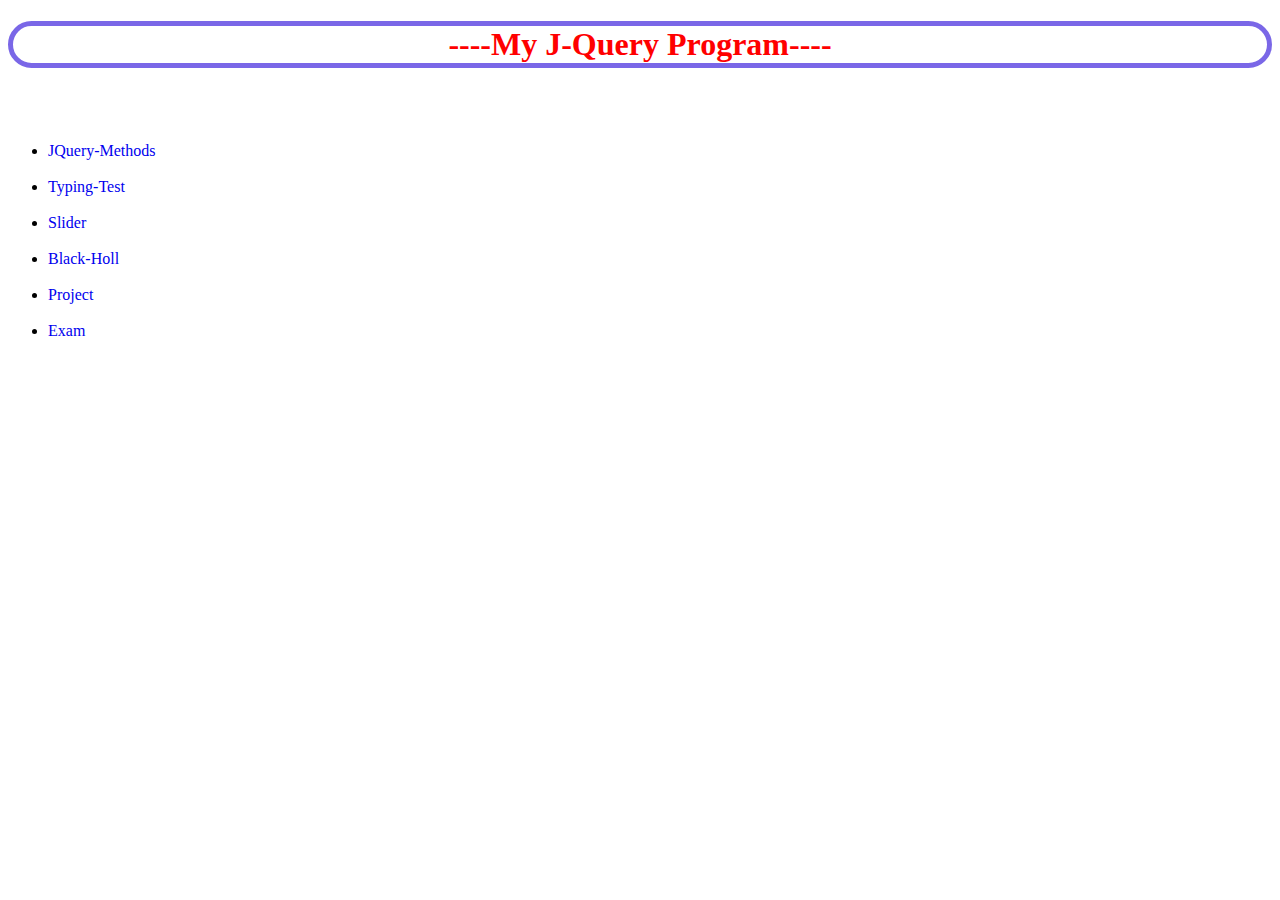
<file: index.html>
<!DOCTYPE html>
<html lang="en">
<head>
    <meta charset="UTF-8">
    <meta name="viewport" content="width=device-width, initial-scale=1.0">
    <title>J-Query</title>
    <style>
        h1
        {
            color: red;
            border: 5px solid rgb(122, 103, 231);
            border-radius: 50px;
        }
        a
        {
            text-decoration: none;
        }
    </style>
</head>
<body>
    <h1 style="text-align: center;">----My J-Query Program----</h1>
    <br><br>
    <ul>
        <li><a href="./Lecture-3/index.html">JQuery-Methods</a><br><br></li>
        <li><a href="./Typing-Test/index.html">Typing-Test</a><br><br></li>
        <li><a href="./Slider/index.html">Slider</a><br><br></li>
        <li><a href="./Black-Holl/holl.html">Black-Holl</a><br><br></li>
        <li><a href="./Project/index.html">Project</a><br><br></li>
        <li><a href="./Exam/index.html">Exam</a><br><br></li>
    </ul>
</body>
</html>
</file>
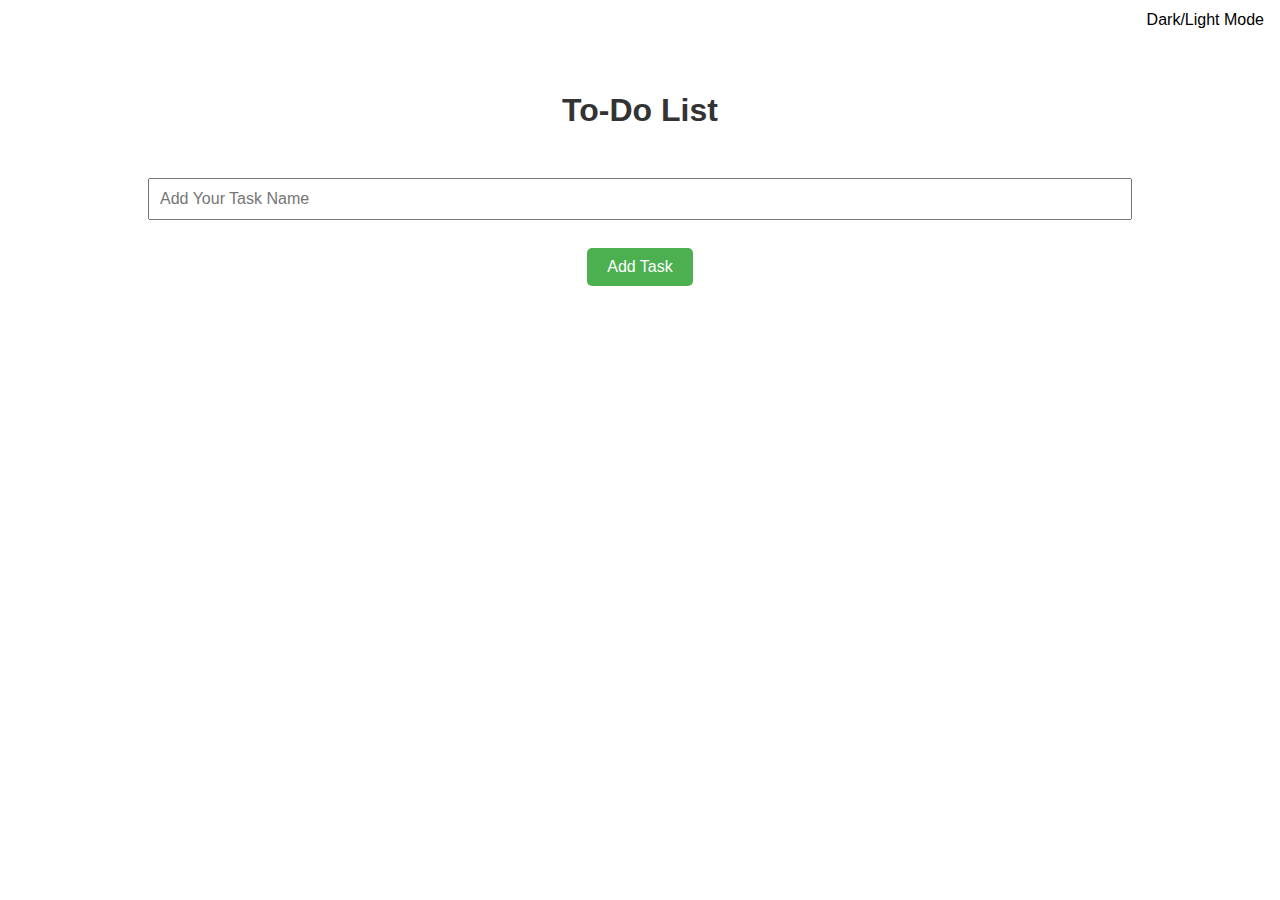
<file: Exam/index.html>
<!DOCTYPE html>
<html lang="en">
<head>
    <meta charset="UTF-8" />
    <meta name="viewport" content="width=device-width, initial-scale=1.0" />
    <title>jQuery-Exam</title>
    <link rel="stylesheet" href="./style.css">
</head>
<body>
    <button id="Darkmode">

        Dark/Light Mode

    </button>
    <br><br><br><br>

    <h1>
        
        To-Do List
    
    </h1>

    <br>

    <input type="text" id="task" placeholder="Add Your Task Name" />
    <br>

    <button class="taskadding">

        Add Task

    </button>
    <br>

    <ul id="list">



    </ul>

</body>


<!------------------------------------------ JQUERY ----------------------------------------->



<script src="https://code.jquery.com/jquery-3.6.0.min.js"></script>


<script>

        $(".taskadding").click(function() 
        {
            var taskName = $("#task").val();
                if (taskName !== "") 
                {
                    $("#list").append(
                        '<li><span class="task">' +
                        taskName +
                        '</span><button class="delete">Delete</button></li>'
                    );
                    $("#task").val("");
                }
        });

        
        $("#list").on("click", ".task", function() 
        {

            $(this).toggleClass("done");

        });

      
        $("#list").on("click", ".delete", function() 
        {

            $(this).parent().remove();
            
        });

      
        $("#Darkmode").click(function() 
        {

            $("body").toggleClass("dark-mode");

        });


        $("#list").on("click", ".task", function() 
        {

            $(this).vibrate("done");

        });

        $('.task').on('click', function(e) 
        {

            navigator.vibrate(250);

        });
</script>

</html>
</file>
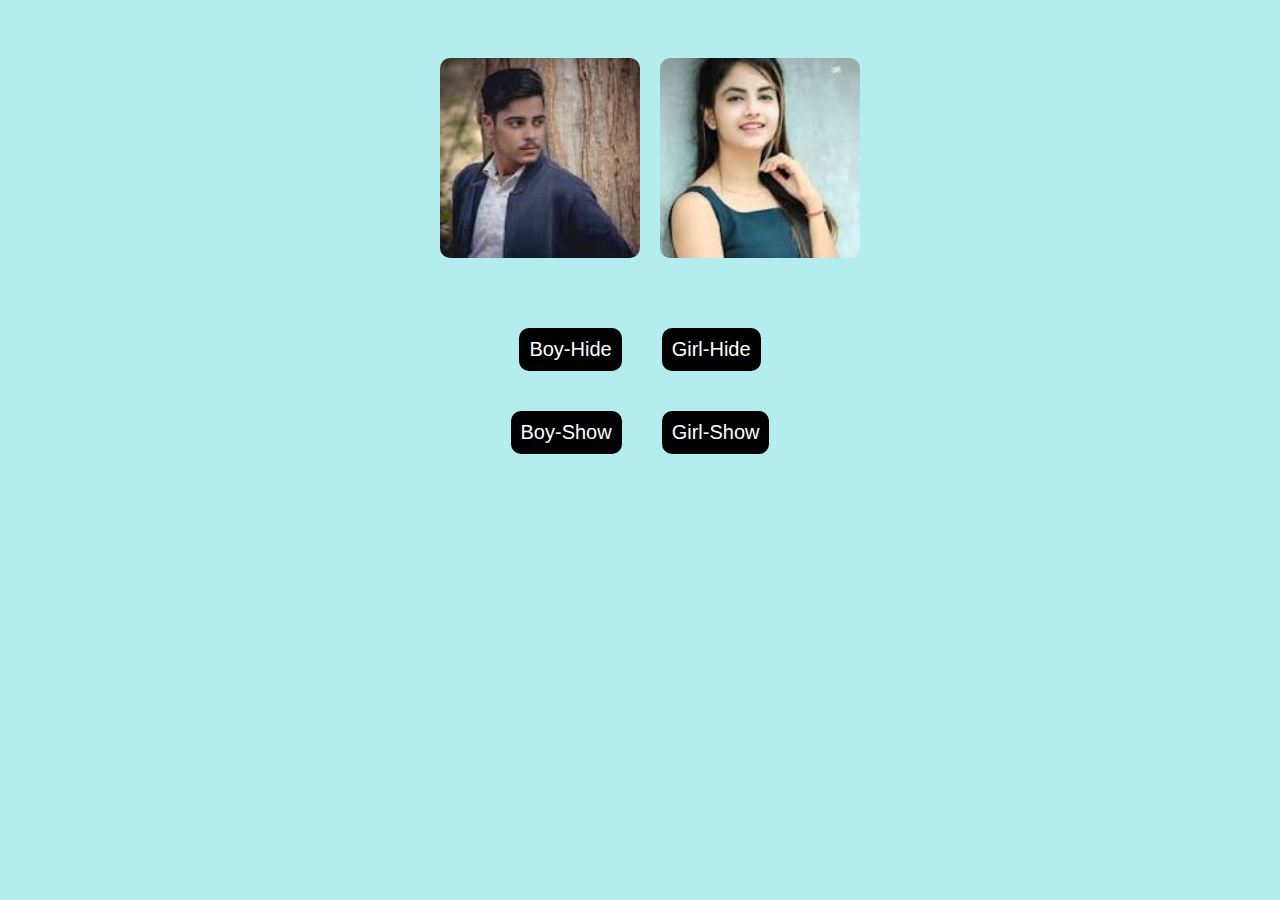
<file: Lecture-3/index.html>
<!DOCTYPE html>
<html lang="en">

<head>
    <meta charset="UTF-8">
    <meta name="viewport" content="width=device-width, initial-scale=1.0">
    <title>Jquery-Method</title>

    <style>
        body {
            background-color: rgb(179, 237, 237);
        }

        img {
            height: 200px;
            width: 200px;
            margin-left: 20px;
            border-radius: 10px;
        }

        img:hover {
            box-shadow: rgba(0, 0, 0, 0.35) 0px 5px 15px;
        }

        #a1 {
            width: 100%;
            height: 300px;
            display: flex;
            justify-content: center;
            align-items: center;
        }

        #a2 {
            width: 100%;
            display: flex;
            justify-content: center;
            align-items: center;
        }

        button {
            cursor: pointer;
            text-align: center;
            padding: 10px;
            margin: 20px;
            border: 0px;
            border-radius: 10px;
            background-color: black;
            color: white;
            font-size: 20px;
            font-family: sans-serif;
        }

        button:hover {
            box-shadow: rgba(0, 0, 0, 0.35) 0px 5px 15px;
            background-color: white;
            color: black;
            font-size: 20px;
            font-family: sans-serif;
        }
    </style>
</head>

<body>
    <div id="a1">
        <img src="[data-uri]"
            alt="Boy" id="boy">
        <img src="[data-uri]"
            alt="Girl" id="girl"> <br><br>
    </div>

    <div id="a2">
        <button id="boyhide">Boy-Hide</button>
        <button id="girlhide">Girl-Hide</button>
    </div>

    <div id="a2">
        <button id="boyshow">Boy-Show</button>
        <button id="girlshow">Girl-Show</button>
    </div>
</body>
<script src="https://cdnjs.cloudflare.com/ajax/libs/jquery/3.7.1/jquery.min.js"
    integrity="sha512-v2CJ7UaYy4JwqLDIrZUI/4hqeoQieOmAZNXBeQyjo21dadnwR+8ZaIJVT8EE2iyI61OV8e6M8PP2/4hpQINQ/g=="
    crossorigin="anonymous" referrerpolicy="no-referrer"></script>

<script>
    $("#boyhide").click(function () {
        $("#boy").hide(1000);
    });
    $("#girlhide").click(function () {
        $("#girl").hide(1000);
    });
    $("#boyshow").click(function () {
        $("#boy").show(1000);
    });
    $("#girlshow").click(function () {
        $("#girl").show(1000);
    });
</script>

</html>
</file>
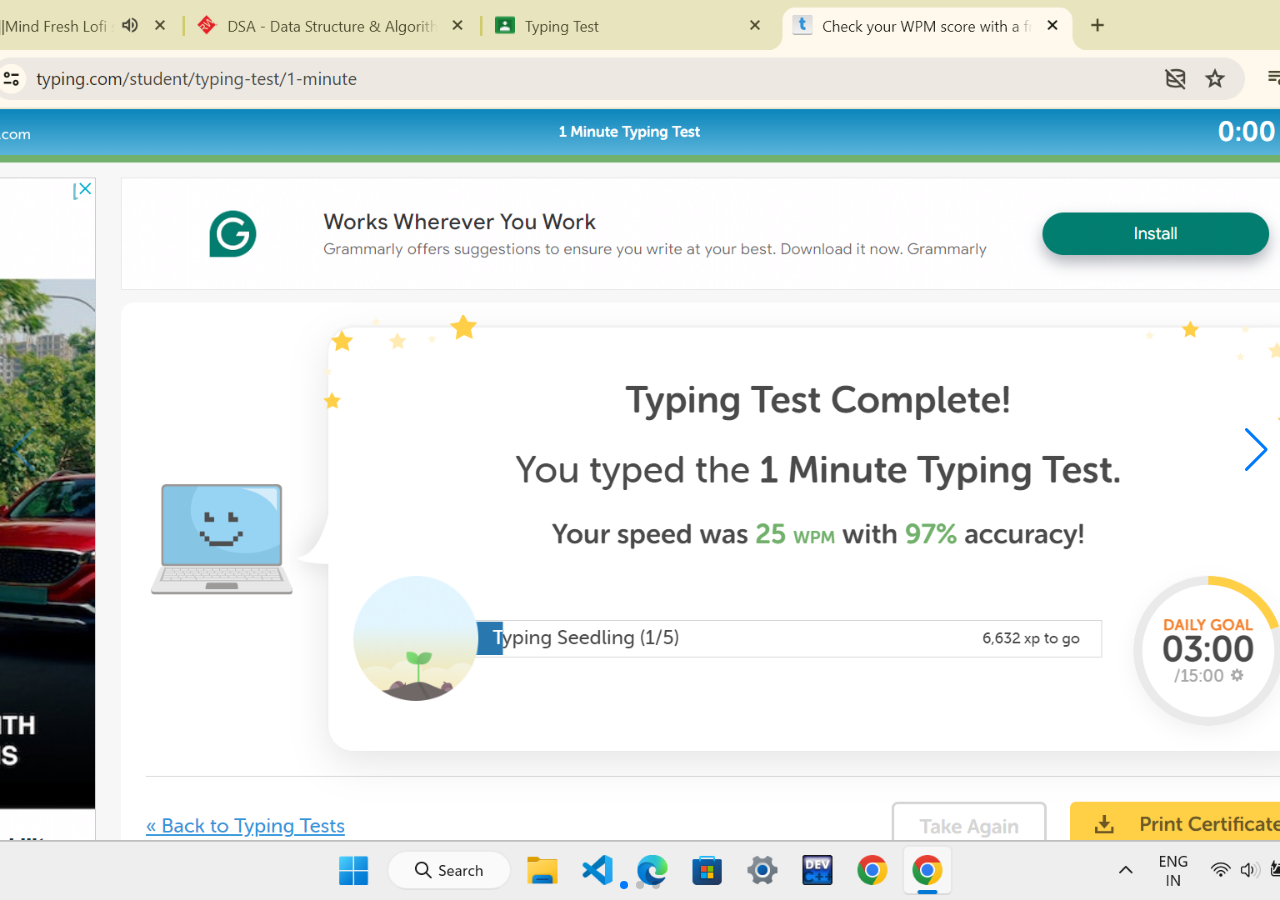
<file: Typing-Test/index.html>
<!DOCTYPE html>
<html lang="en">

<head>
  <meta charset="utf-8" />
  <title>Typing-Test</title>
  <meta name="viewport" content="width=device-width, initial-scale=1, minimum-scale=1, maximum-scale=1" />
  <!-- Link Swiper's CSS -->
  <link rel="stylesheet" href="https://cdn.jsdelivr.net/npm/swiper@11/swiper-bundle.min.css" />

  <!-- Demo styles -->
  <style>
    html,
    body {
      position: relative;
      height: 100%;
    }

    body {
      background: #eee;
      font-family: Helvetica Neue, Helvetica, Arial, sans-serif;
      font-size: 14px;
      color: #000;
      margin: 0;
      padding: 0;
    }

    .swiper {
      width: 100%;
      height: 100%;
    }

    .swiper-slide {
      text-align: center;
      font-size: 18px;
      background: #fff;
      display: flex;
      justify-content: center;
      align-items: center;
    }

    .swiper-slide img {
      display: block;
      width: 100%;
      height: 100%;
      object-fit: cover;
    }
  </style>
</head>

<body>
  <!-- Swiper -->
  <div class="swiper mySwiper">
    <div class="swiper-wrapper">
      <div class="swiper-slide">
        <img src="./image/1-Min.png" alt="">
      </div>
      <div class="swiper-slide">
        <img src="./image/3-Min.png" alt="">
      </div>
      <div class="swiper-slide">
        <img src="./image/5-Min.png" alt="">
      </div>
    </div>
    <div class="swiper-button-next"></div>
    <div class="swiper-button-prev"></div>
    <div class="swiper-pagination"></div>
  </div>

  <!-- Swiper JS -->
  <script src="https://cdn.jsdelivr.net/npm/swiper@11/swiper-bundle.min.js"></script>

  <!-- Initialize Swiper -->
  <script>
    var swiper = new Swiper(".mySwiper", {
      spaceBetween: 30,
      centeredSlides: true,
      autoplay: {
        delay: 2500,
        disableOnInteraction: false,
      },
      pagination: {
        el: ".swiper-pagination",
        clickable: true,
      },
      navigation: {
        nextEl: ".swiper-button-next",
        prevEl: ".swiper-button-prev",
      },
    });
  </script>
</body>

</html>
</file>
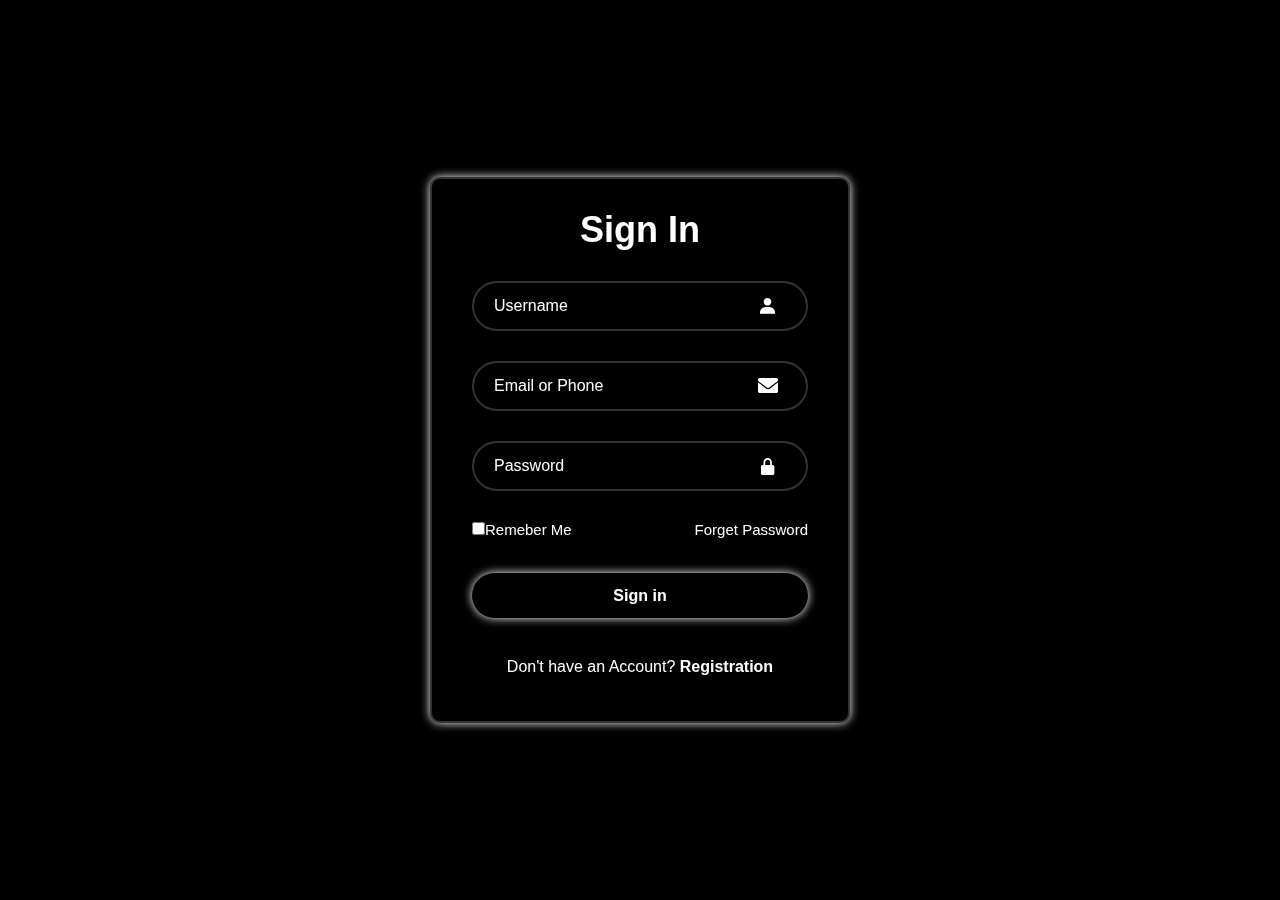
<file: Project/Login-In/sign.html>
<!DOCTYPE html>
<html lang="en">

<head>
    <meta charset="UTF-8">
    <meta name="viewport" content="width=device-width, initial-scale=1.0">
    <title>Login Page</title>
    <link href='https://unpkg.com/boxicons@2.1.4/css/boxicons.min.css' rel='stylesheet'>
    <link rel="stylesheet" href="./sign.css">
    <link rel="stylesheet" href="https://cdnjs.cloudflare.com/ajax/libs/font-awesome/6.0.0-beta3/css/all.min.css">
</head>

<body>
    <div class="wrapper">
        <form>
            <h1>Sign In</h1>
            <div class="input-box">
                <input type="text" placeholder="Username" 
                required>
                <i  id="i" class="bx bxs-user"></i>
            </div>
            <div class="input-box">
                <input type="text" placeholder="Email or Phone" 
                required>
                <i id="i" class="fa-solid fa-envelope"></i>
            </div>
            <div class="input-box">
                <input type="password"
                placeholder="Password" required>
                <i id="i" class='bx bxs-lock-alt' ></i>
            </div>

            <div class="remember-forget">
                <label> <input type="checkbox">Remeber Me</label>
                <a href="#">Forget Password</a>
            </div>
            <button type="submit" class="btn">Sign in</button>
            <div class="regester-link">
                <p>Don't have an Account? <a href="#">Registration</a></p>
            </div>
        </form>
    </div>


</body>

</html>
</file>
<file: Exam/style.css>
#Darkmode {
  background: none;
  border: none;
  font-size: 16px;
  position: absolute;
  top: 10px;
  right: 10px;
  cursor: pointer;
}



body.dark-mode .taskadding {
  background-color: #47d247;
}

body.dark-mode .taskadding:hover {
  background-color: #46c54d;
}

body.dark-mode ul {
  background-color: #292929;
}

body.dark-mode li {
  background-color: #474646;
  border: 1px solid #3f3f3f;
}



body.dark-mode {
  background-color: #141414;
  color: #fff;
}



body {
  margin: 0;
  padding: 0;
  color: #333;
  font-family: sans-serif;
  background-color: #ffffff;
}

h1 {
  margin-top: 20px;
  color: inherit;
  text-align: center;
}


ul {
  background-color: #fff;
  list-style-type: none;
  padding: 0;
  margin: 0 auto;
  width: 70%;
}

li {
  background-color: #fff;
  padding: 10px;
  margin: 5px 0;
  border-radius: 5px;
  border: 1px solid #ddd;
  display: flex;
  justify-content: space-between;
  align-items: center;
}

#task {
  width: 75%;
  padding: 10px;
  font-size: 16px;
  margin: 10px auto;
  display: block;
}

.taskadding {
  background-color: #4caf50;
  color: white;
  display: block;
  font-size: 16px;
  cursor: pointer;
  margin: 0 auto;
  padding: 10px 20px;
  border: none;
  border-radius: 5px;
}

.taskadding:hover {
  background-color: #45a049;
}

.task {
  flex-grow: 1;
  cursor: pointer;
}

.delete {
  background-color: #fa2819;
  color: white;
  border: none;
  padding: 8px 12px;
  border-radius: 3px;
  cursor: pointer;
}

.delete:hover {
  background-color: #dd1919;
}

.done {
  text-decoration: line-through;
  opacity: 0.2;
}
</file>
<file: Project/Login-In/sign.css>
*{
    margin: 0;
    padding: 0;
    font-family:'Franklin Gothic Medium', 'Arial Narrow', Arial, sans-serif;
    box-sizing: border-box;
}

body
{
    display: flex;
    flex-wrap: wrap;
    justify-content: center;
    align-items: center;
    min-height: 100vh;
    background-color: black;
    background-repeat: no-repeat;
    background-size: cover;
    background-position: center;
}

.wrapper
{
  width: 420px;
  background:transparent;
  border: 2px solid rgba(255,255,255, .2);
  backdrop-filter: blur(10px);
  box-shadow: 0 0 10px;
  color: rgb(255, 255, 255);
  border-radius: 10px ;
  padding: 30px 40px;
}

.wrapper h1
{
    font-size: 36px;
    text-align: center;
}

.wrapper .input-box
{
    width: 100%;
    height: 50px;
    position: relative;
    margin: 30px  0px;
}

.input-box input
{
    width: 100%;
    height: 100%;
    background:transparent;
    border: 2px solid rgba(255,255,255,.2);
    border-radius: 40px;
    font-size: 16px;
    color: white;
    padding: 20px 45px 20px 20px;
}

.input-box input::placeholder
{
    color: rgb(255, 255, 255);
}

#i 
{
    position: absolute;
    right: 20px;
    top:30%;
    transform: translate(-50%);
    font-size: 20px;
    color: rgb(255, 255, 255);
}

.remember-forget
{
    display: flex;
    justify-content: space-between;
    font-size: 15px;
    margin: 15px 0 15px;  
}

.forgot
{
    accent-color: rgb(255, 255, 255);
    margin-right: 3px;
}

a
{
    color: rgb(255, 255, 255);
    text-decoration: none;
}

.btn
{
    margin-top: 20px;
    width: 100%;
    height: 45px;
    border: none;
    outline: none;
    border-radius: 40px;
    box-shadow: 0 0 10px ;
    cursor:pointer;
    font-size: 16px;
    color: #ffffff;
    font-weight:bold;
    background:transparent;
    backdrop-filter: 90px;
}

.btn:hover
{
    transform: scale(1.1);
    transition: 0.7s;
}

.regester-link
{
    padding-top: 20px;
    text-align: center;
    margin: 20px 0 15px;
}

.regester-link p a 
{
    color: rgb(255, 255, 255);
    text-decoration: none;
    font-weight:700;
}

.regester-link p a:hover
{
    text-decoration: underline;
}
</file>
